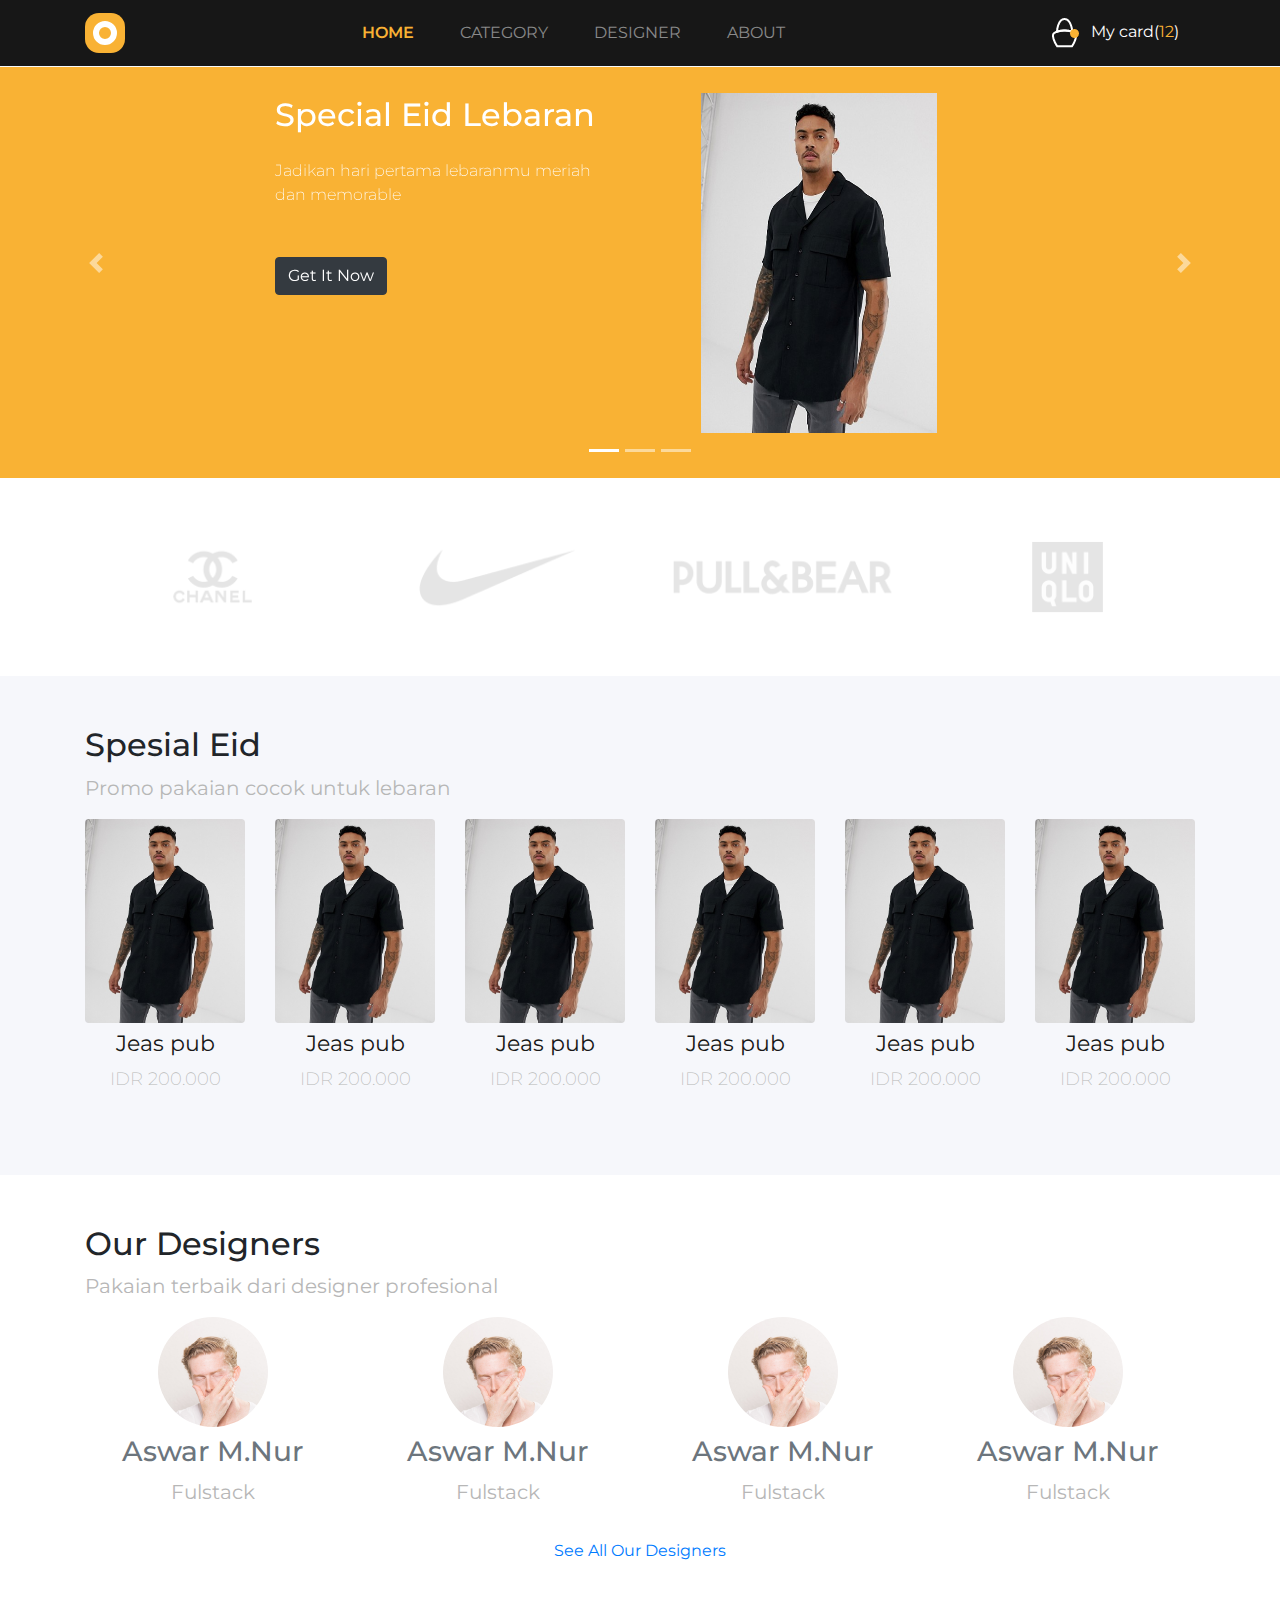
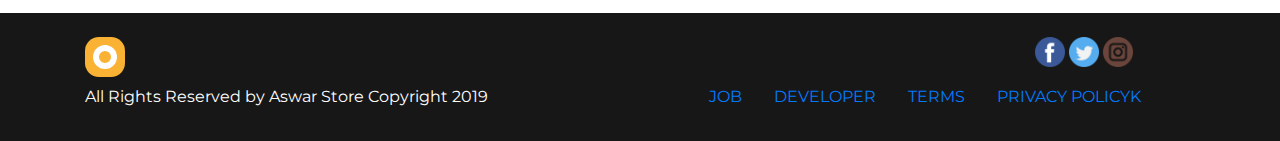
<file: index.html>
<!doctype html>
<html lang="en">

<head>
    <!-- Required meta tags -->
    <meta charset="utf-8">
    <meta name="viewport" content="width=device-width, initial-scale=1, shrink-to-fit=no">

    <!-- Bootstrap CSS -->
    <link rel="stylesheet" href="css/bootstrap.css">
    <!-- Font Awesome -->
    <link rel="stylesheet" href="css/all.css">
    <!-- Google Font -->
    <link href="https://fonts.googleapis.com/css?family=Lora:400,700|Montserrat:200,400,600&display=swap" rel="stylesheet">
    <!-- My CSS -->
    <link rel="stylesheet" href="css/Mystyle.css">

    <title>Hefa Store</title>
</head>

<body>
    <!-- navbar -->
    <nav class="navbar navbar-expand-lg navbar-dark fixed-top border-bottom border-light">
        <div class="container">
            <a class="navbar-brand" href="#">
                <img src="./img/logo_small.png">
            </a>
            <button class="navbar-toggler" type="button" data-toggle="collapse" data-target="#navbarNav" aria-controls="navbarNav" aria-expanded="false" aria-label="Toggle navigation">
				<span class="navbar-toggler-icon"></span>
			</button>
            <div class="collapse navbar-collapse" id="navbarNav">
                <ul class="navbar-nav text-uppercase mx-auto">
                    <li class="nav-item active">
                        <a class="nav-link" href="#">Home</a>
                    </li>
                    <li class="nav-item">
                        <a class="nav-link" href="categori.html">category</a>
                    </li>
                    <li class="nav-item">
                        <a class="nav-link" href="#">designer</a>
                    </li>
                    <li class="nav-item">
                        <a class="nav-link" href="#">about</a>
                    </li>
                </ul>
            </div>
            <a class="nav-link text-white" href="#">
                <img src="./img/icon_smal.png" class="mr-2"> My card(<span>12</span>)
            </a>
        </div>
    </nav>
    <!-- navbar end -->

    <!-- corosel -->
    <div id="carouselExampleIndicators" class="carousel slide mt-5" data-ride="carousel">
        <ol class="carousel-indicators">
            <li data-target="#carouselExampleIndicators" data-slide-to="0" class="active"></li>
            <li data-target="#carouselExampleIndicators" data-slide-to="1"></li>
            <li data-target="#carouselExampleIndicators" data-slide-to="2"></li>
        </ol>
        <div class="container">
            <div class="carousel-inner ">
                <div class="carousel-item active">
                    <div class="row justify-content-center">
                        <div class="col-4 ">
                            <h2 class="mb-4 mt-5">Special Eid Lebaran</h2>
                            <p>Jadikan hari pertama lebaranmu meriah dan memorable
                            </p>
                            <button class="btn btn-dark">Get It Now</button>
                        </div>
                        <div class="pl-3 col-4 d-none d-sm-block  ">
                            <img src="./img/slide/1.jpeg">
                        </div>
                    </div>
                </div>
                <div class="carousel-item">
                    <div class="row justify-content-center">
                        <div class="col-4 ">
                            <h1 class="mb-4 mt-5">Special Eid Lebaran</h1>
                            <p>Jadikan hari pertama lebaranmu meriah dan memorable
                            </p>
                            <button class="btn btn-dark">Get It Now</button>
                        </div>
                        <div class="pl-3 col-4 d-none d-sm-block  ">
                            <img src="./img/slide/2.jpeg">
                        </div>
                    </div>
                </div>
                <div class="carousel-item">
                    <div class="row justify-content-center">
                        <div class="col-4 ">
                            <h1 class="mb-4 mt-5">Special Eid Lebaran</h1>
                            <p>Jadikan hari pertama lebaranmu meriah dan memorable
                            </p>
                            <button class="btn btn-dark">Get It Now</button>
                        </div>
                        <div class="pl-3 col-4 d-none d-sm-block  ">
                            <img src="./img/slide/3.jpeg">
                        </div>
                    </div>
                </div>
            </div>
        </div>
        <a class="carousel-control-prev" href="#carouselExampleIndicators" role="button" data-slide="prev">
            <span class="carousel-control-prev-icon" aria-hidden="true"></span>
            <span class="sr-only">Previous</span>
        </a>
        <a class="carousel-control-next" href="#carouselExampleIndicators" role="button" data-slide="next">
            <span class="carousel-control-next-icon" aria-hidden="true"></span>
            <span class="sr-only">Next</span>
        </a>
    </div>
    <!-- end corosol -->

    <!-- brand -->
    <section class="brand " ">
		<div class="container ">
			<div class="row text-center ">
				<div class="col-md ">
					<img class="img-fluid " src="./img/brands/cc.png ">
				</div>
				<div class="col-md ">
					<img class="img-fluid " src="./img/brands/nike.png ">
				</div>
				<div class="col-md ">
					<img class="img-fluid " src="./img/brands/pnb.png ">
				</div>
				<div class="col-md ">
					<img class="img-fluid " src="./img/brands/uniqlo.png ">
				</div>
			</div>
		</div>
	</section>
	<!-- end brand -->

	<!-- koleksi -->
	<section class="koleksi ">
		<div class="container ">
			<div class="row ">
				<div class="col ">
					<h2>Spesial Eid</h2>
					<p>Promo pakaian cocok untuk lebaran</p>
				</div>
			</div>
			<div class="row ">
				<div class="col-6 col-md-2 ">
					<figure class="figure ">
						<img src="./img/slide/1.jpeg " class="figure-img img-fluid rounded " width="168 " height="180 ">
						<a href="single_file.html ">
							<img src="./img/badge.png ">
						</a>
						<figcaption class="figure-caption text-center ">
							<h3>Jeas pub</h3>
							<p>IDR 200.000</p>
						</figcaption>
					</figure>
				</div>
				<div class="col-6 col-md-2 ">
					<figure class="figure ">
						<img src="./img/slide/1.jpeg " class="figure-img img-fluid rounded " width="168 " height="180 ">
						<a href="single_file.html ">
							<img src="./img/badge.png ">
						</a>
						<figcaption class="figure-caption text-center ">
							<h3>Jeas pub</h3>
							<p>IDR 200.000</p>
						</figcaption>
					</figure>
				</div>
				<div class="col-6 col-md-2 ">
					<figure class="figure ">
						<img src="./img/slide/1.jpeg " class="figure-img img-fluid rounded " width="168 " height="180 ">
						<a href="single_file.html ">
							<img src="./img/badge.png ">
						</a>
						<figcaption class="figure-caption text-center ">
							<h3>Jeas pub</h3>
							<p>IDR 200.000</p>
						</figcaption>
					</figure>
				</div>
				<div class="col-6 col-md-2 ">
					<figure class="figure ">
						<img src="./img/slide/1.jpeg " class="figure-img img-fluid rounded " width="168 " height="180 ">
						<a href="single_file.html ">
							<img src="./img/badge.png ">
						</a>
						<figcaption class="figure-caption text-center ">
							<h3>Jeas pub</h3>
							<p>IDR 200.000</p>
						</figcaption>
					</figure>
				</div>
				<div class="col-6 col-md-2 ">
					<figure class="figure ">
						<img src="./img/slide/1.jpeg " class="figure-img img-fluid rounded " width="168 " height="180 ">
						<a href="single_file.html ">
							<img src="./img/badge.png ">
						</a>
						<figcaption class="figure-caption text-center ">
							<h3>Jeas pub</h3>
							<p>IDR 200.000</p>
						</figcaption>
					</figure>
				</div>
				<div class="col-6 col-md-2 ">
					<figure class="figure ">
						<img src="./img/slide/1.jpeg " class="figure-img img-fluid rounded " width="168 " height="180 ">
						<a href="single_file.html ">
							<img src="./img/badge.png ">
						</a>
						<figcaption class="figure-caption text-center ">
							<h3>Jeas pub</h3>
							<p>IDR 200.000</p>
						</figcaption>
					</figure>
				</div>

			</div>
		</div>
	</section>
	<!-- end koleksi -->

	<!-- designer -->
	<section class="designer ">
		<div class="container ">
			<div class="row ">
				<div class="col ">
					<h2>Our Designers</h2>
					<p>Pakaian terbaik dari designer profesional</p>
				</div>
			</div>
			<div class="row ">
				<div class="col-md-3 text-center ">
					<figure class="figure ">
						<img src="./img/design/ds1.png " class="figure-img img-fluid rounded ">
						<figcaption class="figure-caption text-capitalize ">
							<h3>aswar m.nur</h3>
							<p>fulstack</p>
						</figcaption>
					</figure>
				</div>
				<div class="col-md-3 text-center ">
					<figure class="figure ">
						<img src="./img/design/ds1.png " class="figure-img img-fluid rounded ">
						<figcaption class="figure-caption text-capitalize ">
							<h3>aswar m.nur</h3>
							<p>fulstack</p>
						</figcaption>
					</figure>
				</div>
				<div class="col-md-3 text-center ">
					<figure class="figure ">
						<img src="./img/design/ds1.png " class="figure-img img-fluid rounded ">
						<figcaption class="figure-caption text-capitalize ">
							<h3>aswar m.nur</h3>
							<p>fulstack</p>
						</figcaption>
					</figure>
				</div>
				<div class="col-md-3 text-center ">
					<figure class="figure ">
						<img src="./img/design/ds1.png " class="figure-img img-fluid rounded ">
						<figcaption class="figure-caption text-capitalize ">
							<h3>aswar m.nur</h3>
							<p>fulstack</p>
						</figcaption>
					</figure>
				</div>
			</div>
			<div class="row ">
				<div class="col text-center text-capitalize ">
					<a href=" ">See All Our Designers</a>
				</div>
			</div>
		</div>
	</section>
	<!-- end designer -->

	<!-- footer -->
		<footer class="p-3 ">
			<div class="container ">
				<div class="row mt-2 ">
					<div class="col-1 ">
						<img src="./img/logo_small.png ">
					</div>
					<div class="col-2 offset-9 ">
						<a href=" ">
							<img src="./img/sosmed/fb.png ">
						</a>
						<a href=" ">
							<img src="./img/sosmed/tw.png ">
						</a>
						<a href=" ">
							<img src="./img/sosmed/ig.png ">
						</a>
					</div>
				</div>	
				<div class="row justify-content-between ">
					<div class="col-5 ">
					<p class=" mt-2 ">All Rights Reserved by Aswar Store Copyright 2019</p>
				</div>
				<div class="col-6 text-uppercase ">
					<nav class="nav justify-content-center ">
						<a class="nav-link " href="# ">job</a>
						<a class="nav-link " href="# ">developer</a>
						<a class="nav-link " href="# ">TERMS</a>
						<a class="nav-link " href="# ">PRIVACY POLICYK</a>
					</nav>
				</div>
			</div>
		</div>
		</footer>
	<!-- end footer -->

	<!-- Optional JavaScript -->
	<!-- jQuery first, then Popper.js, then Bootstrap JS -->
	<script src="js/jquery-3.4.1.min.js "></script>
	<script src="https://cdnjs.cloudflare.com/ajax/libs/popper.js/1.14.3/umd/popper.min.js "
		integrity="sha384-ZMP7rVo3mIykV+2+9J3UJ46jBk0WLaUAdn689aCwoqbBJiSnjAK/l8WvCWPIPm49 " crossorigin="anonymous ">
	</script>
	<script src="js/bootstrap.js "></script>
	<script src="js/all.js "></script>
</body>

</html>
</file>
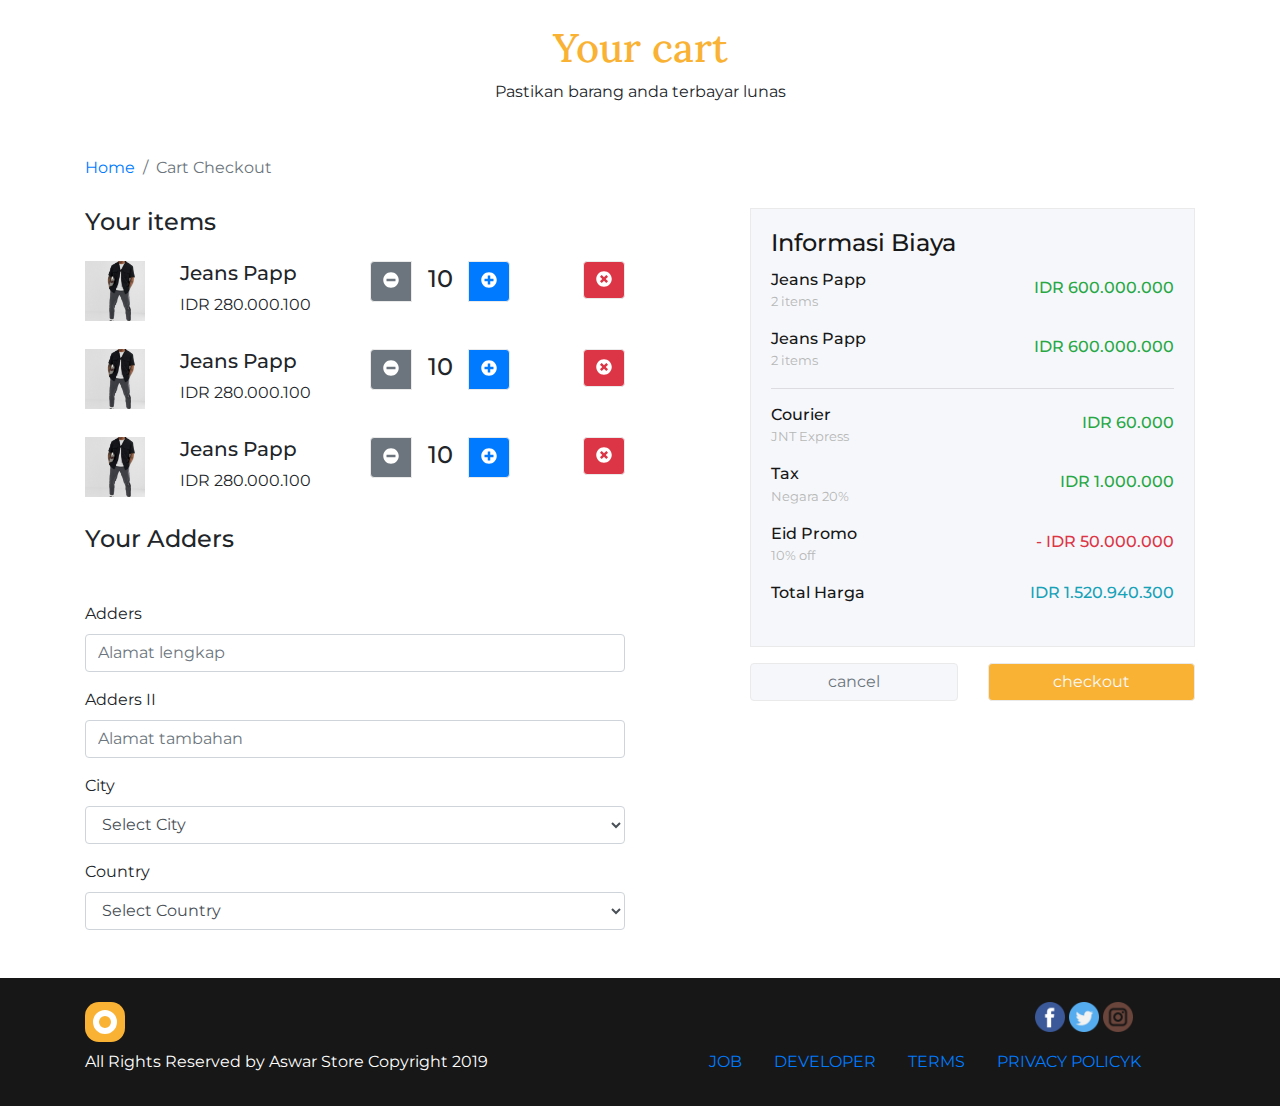
<file: card.html>
<!doctype html>
<html lang="en">

<head>
    <!-- Required meta tags -->
    <meta charset="utf-8">
    <meta name="viewport" content="width=device-width, initial-scale=1, shrink-to-fit=no">

    <!-- Bootstrap CSS -->
    <link rel="stylesheet" href="css/bootstrap.css">
    <!-- Font Awesome -->
    <link rel="stylesheet" href="css/all.css">
    <!-- Google Font -->
    <link href="https://fonts.googleapis.com/css?family=Lora:400,700|Montserrat:200,400,600&display=swap" rel="stylesheet">
    <!-- My CSS -->
    <link rel="stylesheet" href="css/card.css">

    <title>Hefa Store</title>
</head>

<body>
    <div class="container cart-header">
        <div class="row my-4 text-center">
            <div class="col">
                <h1>Your cart</h1>
                <p>Pastikan barang anda terbayar lunas</p>
            </div>
        </div>
    </div>


    <!-- breadcrumb -->
    <div class="container">
        <ol class="breadcrumb pl-0 bg-transparent">
            <li class="breadcrumb-item"><a href="#">Home</a></li>
            <li class="breadcrumb-item active" aria-current="page">Cart Checkout </li>
        </ol>
    </div>
    <!-- end breadcrumb -->

    <!-- Checkout -->
    <section class="Checkout">
        <div class="container">
            <div class="row justify-content-between">
                <div class="col-lg-6">
                    <h4 class="mb-4">Your items</h4>
                    <div class="row mb-3">
                        <div class="col-2">
                            <img src="./img/card/card.png" alt="">
                        </div>
                        <div class="col-4">
                            <h5>Jeans Papp</h5>
                            <p>IDR 280.000.100</p>
                        </div>
                        <div class="col-4">
                            <div class="btn-group ">
                                <button class="btn btn-secondary"> <i class="fas fa-minus-circle"
                                        aria-hidden="true"></i></button>
                                <h4 class="mx-3 pt-1"> 10 </h4>
                                <button class="btn btn-primary"> <i class="fas fa-plus-circle"
                                        aria-hidden="true"></i></button>
                            </div>
                        </div>
                        <div class="col-2 text-right">
                            <button class="btn btn-danger "> <i class="fas fa-times-circle"
                                    aria-hidden="true"></i></button>
                        </div>
                    </div>
                    <div class="row mb-3">
                        <div class="col-2">
                            <img src="./img/card/card.png" alt="">
                        </div>
                        <div class="col-4">
                            <h5>Jeans Papp</h5>
                            <p>IDR 280.000.100</p>
                        </div>
                        <div class="col-4">
                            <div class="btn-group ">
                                <button class="btn btn-secondary"> <i class="fas fa-minus-circle"
                                        aria-hidden="true"></i></button>
                                <h4 class="mx-3 pt-1"> 10 </h4>
                                <button class="btn btn-primary"> <i class="fas fa-plus-circle"
                                        aria-hidden="true"></i></button>
                            </div>
                        </div>
                        <div class="col-2 text-right">
                            <button class="btn btn-danger "> <i class="fas fa-times-circle"
                                    aria-hidden="true"></i></button>
                        </div>
                    </div>
                    <div class="row mb-3">
                        <div class="col-2">
                            <img src="./img/card/card.png" alt="">
                        </div>
                        <div class="col-4">
                            <h5>Jeans Papp</h5>
                            <p>IDR 280.000.100</p>
                        </div>
                        <div class="col-4">
                            <div class="btn-group ">
                                <button class="btn btn-secondary"> <i class="fas fa-minus-circle"
                                        aria-hidden="true"></i></button>
                                <h4 class="mx-3 pt-1"> 10 </h4>
                                <button class="btn btn-primary"> <i class="fas fa-plus-circle"
                                        aria-hidden="true"></i></button>
                            </div>
                        </div>
                        <div class="col-2 text-right">
                            <button class="btn btn-danger "> <i class="fas fa-times-circle"
                                    aria-hidden="true"></i></button>
                        </div>
                    </div>
                    <h4>Your Adders</h4>
                    <form action="" class="my-5">
                        <div class="form-group">
                            <label for="Adders">Adders</label>
                            <input type="text" name="" id="Adders" class="form-control" placeholder="Alamat lengkap" aria-describedby="helpId">
                        </div>
                        <div class="form-group">
                            <label for="Adders2">Adders II</label>
                            <input type="text" name="" id="Adders2" class="form-control" placeholder="Alamat tambahan" aria-describedby="helpId">
                        </div>
                        <div class="form-group">
                            <label for="City">City</label>
                            <select class="form-control" name="" id="City">
                                <option selected>Select City</option>
                                <option value="1">Makassar</option>
                                <option value="2">yogyakarta</option>
                                <option value="3">jakarta</option>
                            </select>
                        </div>
                        <div class="form-group">
                            <label for="country">Country</label>
                            <select class="form-control" name="" id="country">
                                <option selected>Select Country</option>
                                <option value="1">indonesia</option>
                                <option value="2">palestina</option>
                                <option value="3">pakistan</option>
                            </select>
                        </div>
                    </form>
                </div>
                <div class="col-lg-5">
                    <div class="card rounded-0 checkout-detail">
                        <div class="card-body">
                            <h4 class="card-title">Informasi Biaya</h4>
                            <div class="row mb-3">
                                <div class="col">
                                    <h6 class="m-0">Jeans Papp</h6>
                                    <small style="color:#B7B7B7;">2 items</small>
                                </div>
                                <div class="col d-flex justify-content-end">
                                    <h6 class="align-self-center text-success">IDR 600.000.000</h6>
                                </div>
                            </div>
                            <div class="row mb-3">
                                <div class="col">
                                    <h6 class="m-0">Jeans Papp</h6>
                                    <small style="color:#B7B7B7;">2 items</small>
                                </div>
                                <div class="col d-flex justify-content-end">
                                    <h6 class="align-self-center text-success">IDR 600.000.000</h6>
                                </div>
                            </div>
                            <hr>
                            <div class="row mb-3">
                                <div class="col">
                                    <h6 class="m-0">Courier</h6>
                                    <small style="color:#B7B7B7;">JNT Express</small>
                                </div>
                                <div class="col d-flex justify-content-end">
                                    <h6 class="align-self-center text-success">IDR 60.000</h6>
                                </div>
                            </div>
                            <div class="row mb-3">
                                <div class="col">
                                    <h6 class="m-0">Tax</h6>
                                    <small style="color:#B7B7B7;">Negara 20%</small>
                                </div>
                                <div class="col d-flex justify-content-end">
                                    <h6 class="align-self-center text-success">IDR 1.000.000</h6>
                                </div>
                            </div>
                            <div class="row mb-3">
                                <div class="col">
                                    <h6 class="m-0">Eid Promo</h6>
                                    <small style="color:#B7B7B7;">10% off</small>
                                </div>
                                <div class="col d-flex justify-content-end">
                                    <h6 class="align-self-center text-danger">- IDR 50.000.000</h6>
                                </div>
                            </div>
                            <div class="row mb-3">
                                <div class="col">
                                    <h6>Total Harga</h6>
                                </div>
                                <div class="col d-flex justify-content-end">
                                    <h6 class="text-info">IDR 1.520.940.300</h6>
                                </div>
                            </div>
                        </div>
                    </div>
                    <div class="row mt-3">
                        <div class="col">
                            <button type="button" class="btn btn-block btn-secondary text-secondary" style="background: #F6F7FB;">cancel</button>
                        </div>
                        <div class="col">
                            <button type="button" class="btn btn-block btn-secondary text-light" style="background:#F9B234" data-toggle="modal" data-target="#checkout"> checkout</button>
                        </div>
                    </div>
                </div>
            </div>
        </div>
    </section>
    <!-- end Checkout -->

    <!-- Modal -->
    <div class="modal fade" id="checkout" tabindex="-1" role="dialog" aria-labelledby="modelTitleId" aria-hidden="true">
        <div class="modal-dialog" role="document">
            <button type="button" class="close" data-dismiss="modal" aria-label="Close">
                    <span aria-hidden="true">&times;</span>
            </button>
            <div class="modal-content">
                <div class="modal-body text-center">
                    <img src="./img/ic_sukses_checkout.png" class="m-5">
                    <h3>Checkout Berhasil</h3>
                    <p>Anda akan mendapatkan barang anda dalam beberapa harı</p>
                    <a href="index.html" class="btn btn-secondary text-secondary m-3" style="background: #F6F7FB;">HOME</a>
                </div>
            </div>
        </div>
    </div>


    <!-- footer -->
    <footer class="p-3">
        <div class="container">
            <div class="row mt-2">
                <div class="col-1 ">
                    <img src="./img/logo_small.png">
                </div>
                <div class="col-2 offset-9">
                    <a href="">
                        <img src="./img/sosmed/fb.png">
                    </a>
                    <a href="">
                        <img src="./img/sosmed/tw.png">
                    </a>
                    <a href="">
                        <img src="./img/sosmed/ig.png">
                    </a>
                </div>
            </div>
            <div class="row justify-content-between ">
                <div class="col-5">
                    <p class=" mt-2">All Rights Reserved by Aswar Store Copyright 2019</p>
                </div>
                <div class="col-6  text-uppercase">
                    <nav class="nav justify-content-center ">
                        <a class="nav-link" href="#">job</a>
                        <a class="nav-link" href="#">developer</a>
                        <a class="nav-link" href="#">TERMS</a>
                        <a class="nav-link" href="#">PRIVACY POLICYK</a>
                    </nav>
                </div>
            </div>
        </div>
    </footer>
    <!-- end footer -->

    <!-- Optional JavaScript -->
    <!-- jQuery first, then Popper.js, then Bootstrap JS -->
    <script src="js/jquery-3.4.1.min.js"></script>
    <script src="https://cdnjs.cloudflare.com/ajax/libs/popper.js/1.14.3/umd/popper.min.js" integrity="sha384-ZMP7rVo3mIykV+2+9J3UJ46jBk0WLaUAdn689aCwoqbBJiSnjAK/l8WvCWPIPm49" crossorigin="anonymous">
    </script>
    <script src="js/bootstrap.js"></script>
    <script src="js/all.js"></script>
</body>

</html>
</file>
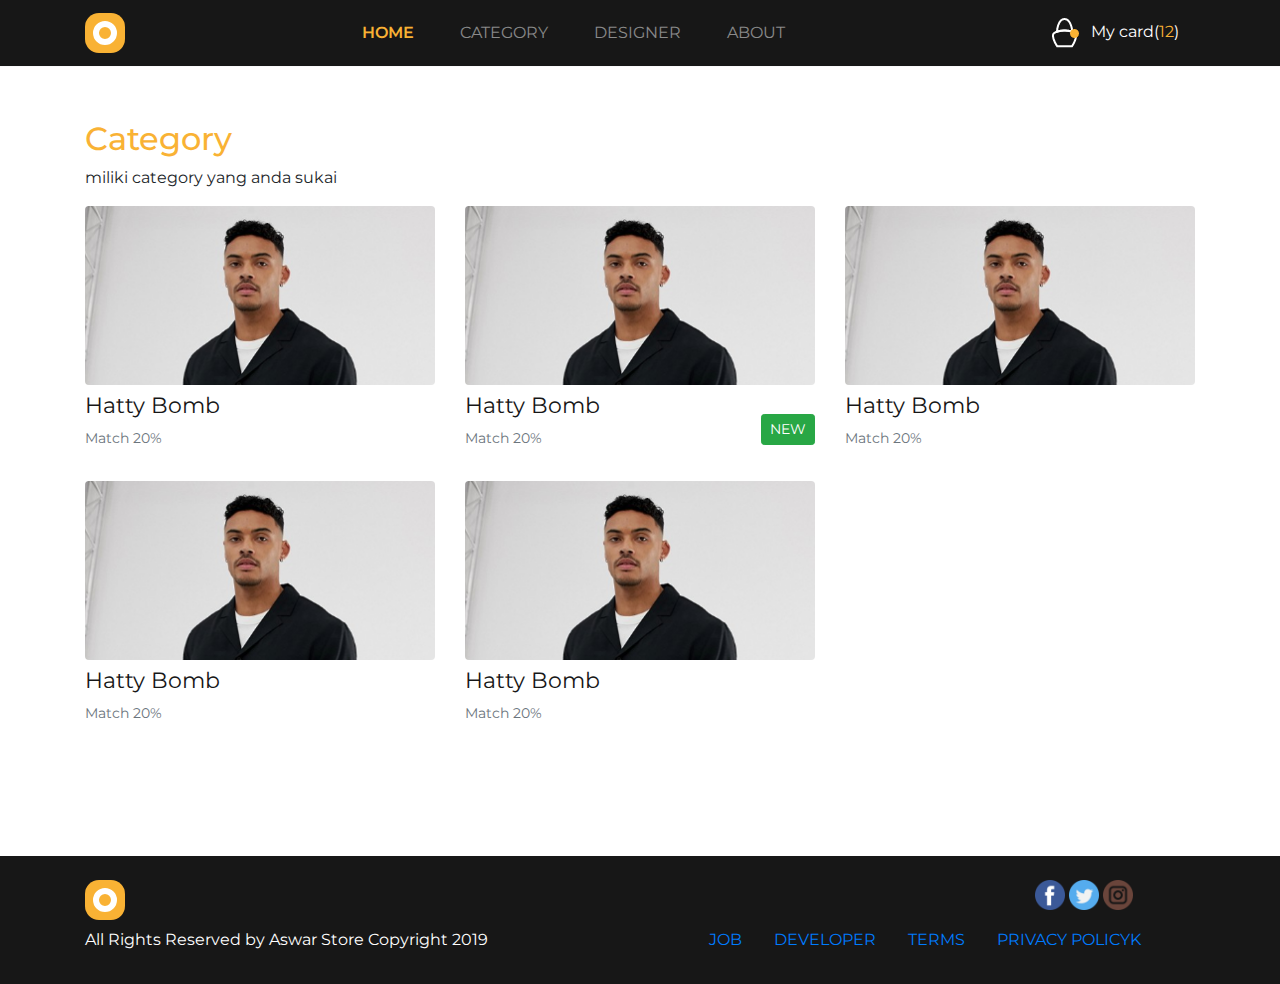
<file: categori.html>
<!doctype html>
<html lang="en">

<head>
    <!-- Required meta tags -->
    <meta charset="utf-8">
    <meta name="viewport" content="width=device-width, initial-scale=1, shrink-to-fit=no">

    <!-- Bootstrap CSS -->
    <link rel="stylesheet" href="css/bootstrap.css">
    <!-- Font Awesome -->
    <link rel="stylesheet" href="css/all.css">
    <!-- Google Font -->
    <link href="https://fonts.googleapis.com/css?family=Lora:400,700|Montserrat:200,400,600&display=swap" rel="stylesheet">
    <!-- My CSS -->
    <link rel="stylesheet" href="css/category.css">

    <title>Hefa Store</title>
</head>

<body>
    <!-- navbar -->
    <nav class="navbar navbar-expand-lg navbar-dark border-bottom border-light fixed-top">
        <div class="container">
            <a class="navbar-brand" href="#">
                <img src="./img/logo_small.png">
            </a>
            <button class="navbar-toggler" type="button" data-toggle="collapse" data-target="#navbarNav" aria-controls="navbarNav" aria-expanded="false" aria-label="Toggle navigation">
				<span class="navbar-toggler-icon"></span>
			</button>
            <div class="collapse navbar-collapse" id="navbarNav">
                <ul class="navbar-nav text-uppercase mx-auto">
                    <li class="nav-item active">
                        <a class="nav-link" href="index.html">Home</a>
                    </li>
                    <li class="nav-item">
                        <a class="nav-link" href="#">category</a>
                    </li>
                    <li class="nav-item">
                        <a class="nav-link" href="#">designer</a>
                    </li>
                    <li class="nav-item">
                        <a class="nav-link" href="#">about</a>
                    </li>
                </ul>
            </div>
            <a class="nav-link text-white" href="#">
                <img src="./img/icon_smal.png" class="mr-2"> My card(<span>12</span>)
            </a>
        </div>
    </nav>
    <!-- navbar end -->

    <!-- category -->
    <section class="category ">
        <div class="container ">
            <div class="row ">
                <div class="col ">
                    <h2>Category</h2>
                    <p>miliki category yang anda sukai</p>
                </div>
            </div>
            <div class="row ">
                <div class="col-md-4 col-sm-6">
                    <figure class="figure ">
                        <img src="./img/smiliar/smliar2.png " class="figure-img img-fluid rounded ">
                        <figcaption class="figure-caption text-capitalize ">
                            <div class="row ">
                                <div class="col ">
                                    <h4>Hatty Bomb</h4>
                                    <p>Match 20%</p>
                                </div>
                            </div>
                        </figcaption>
                    </figure>
                </div>
                <div class="col-md-4 col-sm-6">
                    <figure class="figure ">
                        <img src="./img/smiliar/smliar2.png " class="figure-img img-fluid rounded ">
                        <figcaption class="figure-caption text-capitalize ">
                            <div class="row ">
                                <div class="col ">
                                    <h4>Hatty Bomb</h4>
                                    <p>Match 20%</p>
                                </div>
                                <div class="col justify-content-end d-flex align-items-center ">
                                    <a href="#" class="btn btn-success btn-sm">NEW</a>
                                </div>
                            </div>
                        </figcaption>
                    </figure>
                </div>
                <div class="col-md-4 col-sm-6">
                    <figure class="figure ">
                        <img src="./img/smiliar/smliar2.png " class="figure-img img-fluid rounded ">
                        <figcaption class="figure-caption text-capitalize ">
                            <div class="row ">
                                <div class="col ">
                                    <h4>Hatty Bomb</h4>
                                    <p>Match 20%</p>
                                </div>
                            </div>
                        </figcaption>
                    </figure>
                </div>
                <div class="col-md-4 col-sm-6">
                    <figure class="figure ">
                        <img src="./img/smiliar/smliar2.png " class="figure-img img-fluid rounded ">
                        <figcaption class="figure-caption text-capitalize ">
                            <div class="row ">
                                <div class="col ">
                                    <h4>Hatty Bomb</h4>
                                    <p>Match 20%</p>
                                </div>
                            </div>
                        </figcaption>
                    </figure>
                </div>
                <div class="col-md-4 col-sm-6">
                    <figure class="figure ">
                        <img src="./img/smiliar/smliar2.png " class="figure-img img-fluid rounded ">
                        <figcaption class="figure-caption text-capitalize ">
                            <div class="row ">
                                <div class="col ">
                                    <h4>Hatty Bomb</h4>
                                    <p>Match 20%</p>
                                </div>
                            </div>
                        </figcaption>
                    </figure>
                </div>

            </div>
        </div>

    </section>
    <!-- end category -->

    <!-- footer -->
    <footer class="p-3 ">
        <div class="container ">
            <div class="row mt-2 ">
                <div class="col-1 ">
                    <img src="./img/logo_small.png ">
                </div>
                <div class="col-2 offset-9 ">
                    <a href=" ">
                        <img src="./img/sosmed/fb.png ">
                    </a>
                    <a href=" ">
                        <img src="./img/sosmed/tw.png ">
                    </a>
                    <a href=" ">
                        <img src="./img/sosmed/ig.png ">
                    </a>
                </div>
            </div>
            <div class="row justify-content-between ">
                <div class="col-5 ">
                    <p class=" mt-2 ">All Rights Reserved by Aswar Store Copyright 2019</p>
                </div>
                <div class="col-6 text-uppercase ">
                    <nav class="nav justify-content-center text-right">
                        <a class="nav-link text-right" href="# ">job</a>
                        <a class="nav-link " href="# ">developer</a>
                        <a class="nav-link " href="# ">TERMS</a>
                        <a class="nav-link " href="# ">PRIVACY POLICYK</a>
                    </nav>
                </div>
            </div>
        </div>
    </footer>
    <!-- end footer -->

    <!-- Optional JavaScript -->
    <!-- jQuery first, then Popper.js, then Bootstrap JS -->
    <script src="js/jquery-3.4.1.min.js "></script>
    <script src="https://cdnjs.cloudflare.com/ajax/libs/popper.js/1.14.3/umd/popper.min.js " integrity="sha384-ZMP7rVo3mIykV+2+9J3UJ46jBk0WLaUAdn689aCwoqbBJiSnjAK/l8WvCWPIPm49 " crossorigin="anonymous ">
    </script>
    <script src="js/bootstrap.js "></script>
    <script src="js/all.js "></script>
</body>

</html>
</file>
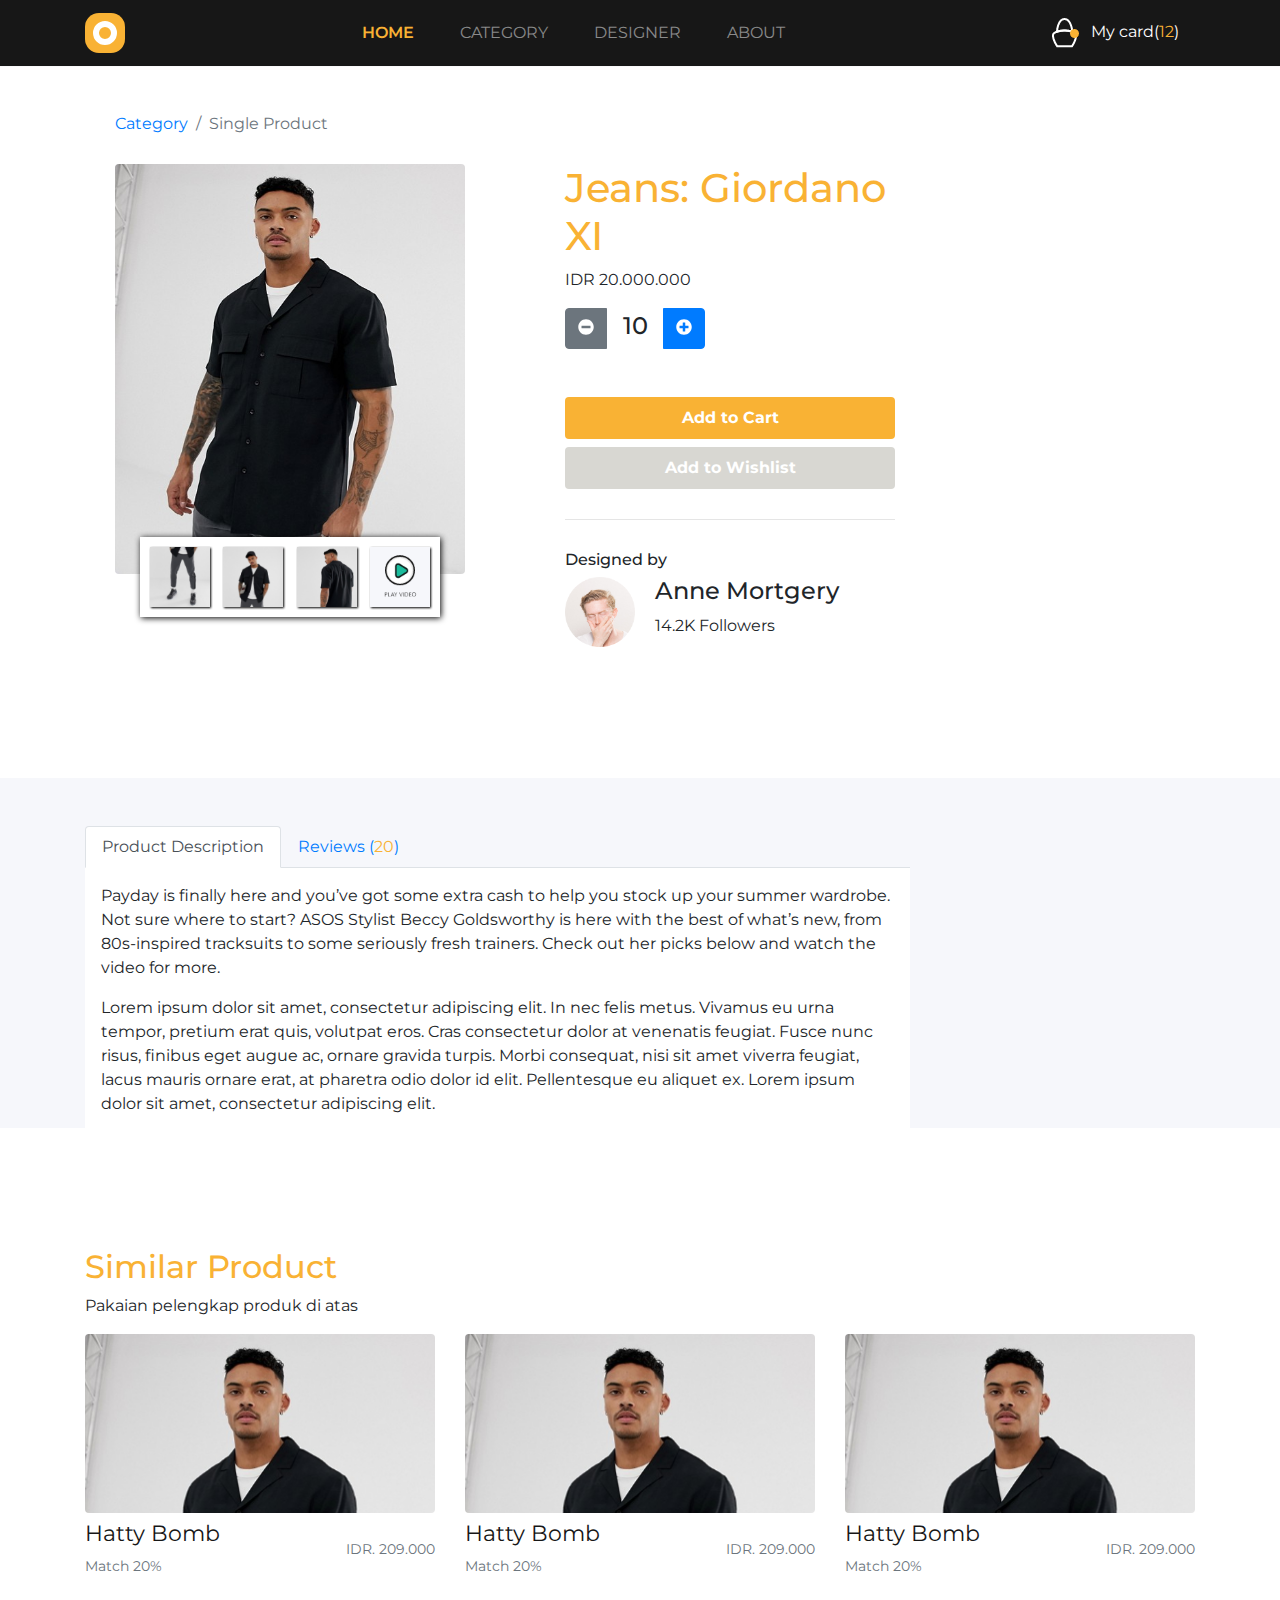
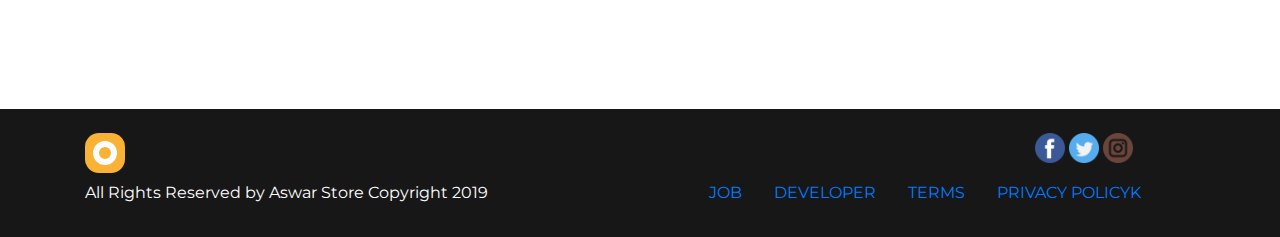
<file: single_file.html>
<!doctype html>
<html lang="en">

<head>
    <!-- Required meta tags -->
    <meta charset="utf-8">
    <meta name="viewport" content="width=device-width, initial-scale=1, shrink-to-fit=no">

    <!-- Bootstrap CSS -->
    <link rel="stylesheet" href="css/bootstrap.css">
    <!-- Font Awesome -->
    <link rel="stylesheet" href="css/all.css">
    <!-- Google Font -->
    <link href="https://fonts.googleapis.com/css?family=Lora:400,700|Montserrat:200,400,600&display=swap" rel="stylesheet">
    <!-- My CSS -->
    <link rel="stylesheet" href="css/single_file.css">

    <title>Hefa Store</title>
</head>

<body>
    <!-- navbar -->
    <nav class="navbar navbar-expand-lg navbar-dark border-bottom border-light fixed-top">
        <div class="container">
            <a class="navbar-brand" href="#">
                <img src="./img/logo_small.png">
            </a>
            <button class="navbar-toggler" type="button" data-toggle="collapse" data-target="#navbarNav" aria-controls="navbarNav" aria-expanded="false" aria-label="Toggle navigation">
				<span class="navbar-toggler-icon"></span>
			</button>
            <div class="collapse navbar-collapse" id="navbarNav">
                <ul class="navbar-nav text-uppercase mx-auto">
                    <li class="nav-item active">
                        <a class="nav-link" href="index.html">Home</a>
                    </li>
                    <li class="nav-item">
                        <a class="nav-link" href="#">category</a>
                    </li>
                    <li class="nav-item">
                        <a class="nav-link" href="#">designer</a>
                    </li>
                    <li class="nav-item">
                        <a class="nav-link" href="#">about</a>
                    </li>
                </ul>
            </div>
            <a class="nav-link text-white" href="#">
                <img src="./img/icon_smal.png" class="mr-2"> My card(<span>12</span>)
            </a>
        </div>
    </nav>
    <!-- navbar end -->

    <!-- single produk -->
    <section class="single_produk">
        <div class="container">
            <div class="row">
                <div class="col">
                    <ol class="breadcrumb pl-0 bg-transparent">
                        <li class="breadcrumb-item"><a href="#">Category</a></li>
                        <li class="breadcrumb-item active" aria-current="page">Single Product</li>
                    </ol>
                </div>
            </div>
            <div class="row">
                <div class="col-lg-5">
                    <figure class="figure">
                        <img class="figure-img img-fluid rounded" src="./img/slide/1.jpeg" style=" width:350px; height:410px">
                        <figcaption class="figure-caption item-sigle">
                            <a href="">
                                <img src="./img/single produk/1.png">
                            </a>
                            <a href="">
                                <img src="./img/single produk/2.png">
                            </a>
                            <a href="">
                                <img src="./img/single produk/3.png">
                            </a>
                            <a href="">
                                <img src="./img/single produk/vidio.png">
                            </a>
                        </figcaption>
                    </figure>
                </div>
                <div class="col-lg-4">
                    <h1>Jeans: Giordano XI</h1>
                    <p>IDR 20.000.000</p>
                    <div class="btn-group ">
                        <button class="btn btn-secondary"> <i class="fas fa-minus-circle"
								aria-hidden="true"></i></button>
                        <h4 class="mx-3 pt-1"> 10 </h4>
                        <button class="btn btn-primary"> <i class="fas fa-plus-circle" aria-hidden="true"></i></button>
                    </div>
                    <div class="add mt-5" ">
						<button class=" btn btn-block p-2 " style="background-color: #F9B234; ">Add to Cart</button>
						<button class="btn btn-block p-2 " style="background-color:#D8D7D2; ">Add to Wishlist</button>
					</div>
					<hr>
					<h6>Designed by</h4>
						<div class="row justify-content-between ">
							<div class="col-2 ">
								<img src="./img/design/ds1.png " style="width:70px; height: 70px; ">
							</div>
							<div class="col-9 ">
								<h4>Anne Mortgery</h4>
								<p>14.2K <span>Followers</span> </p>
							</div>
						</div>
				</div>
			</div>
		</div>
	</section>
	<!-- end single produk -->

	<!-- Product Description -->
	<section class="product-description pt-5 ">
		<div class="container ">
			<div class="row ">
				<div class="col-9 ">
					<ul class="nav nav-tabs " id="myTab " role="tablist ">
						<li class=" mr-0 nav-item ">
							<a class="nav-link active " id="Description-tab " data-toggle="tab " href="#Description "
								role="tab " aria-controls="Description " aria-selected="true ">Product Description</a>
						</li>
						<li class="nav-item ">
							<a class="nav-link " id="Reviews-tab " data-toggle="tab " href="#Reviews " role="tab "
								aria-controls="Reviews " aria-selected="false ">Reviews (<span>20</span>) </a>
						</li>
					</ul>
					<div class="tab-content bg-white p-3 " id="myTabContent ">
						<div class="tab-pane fade show active " id="Description " role="tabpanel "
							aria-labelledby="Description-tab ">
							<p>Payday is finally here and you’ve got some extra cash to help you stock up your summer
								wardrobe. Not sure where to start? ASOS Stylist Beccy Goldsworthy is here with the best
								of what’s
								new, from 80s-inspired tracksuits to some seriously fresh trainers. Check out her picks
								below
								and watch the video for more.
							</p>
							<p>Lorem ipsum dolor sit amet, consectetur adipiscing elit. In nec felis metus. Vivamus eu
								urna
								tempor, pretium erat quis, volutpat eros. Cras consectetur dolor at venenatis feugiat.
								Fusce
								nunc risus, finibus eget augue ac, ornare gravida turpis. Morbi consequat, nisi sit amet
								viverra
								feugiat, lacus mauris ornare erat, at pharetra odio dolor id elit. Pellentesque eu
								aliquet ex.
								Lorem ipsum dolor sit amet, consectetur adipiscing elit.</p>
						</div>
						<div class="tab-pane fade " id="Reviews " role="tabpanel " aria-labelledby="Reviews-tab ">
							<div class="row p-2 ">
								<div class="d-none d-md-block col-sm-2 ">
									<img class="img-fluid " src="./img/design/ds1.png "
										style="width:70px; height: 70px; ">
								</div>
								<div class="col ">
									<h2>Anne Mortgery</h2>
									<p>Produknya bags dan banana juga rapih cocok untuk kulit</p>
								</div>
							</div>
							<div class="row p-2 ">
								<div class="d-none d-md-block col-sm-2 ">
									<img class="img-fluid " src="./img/design/ds1.png "
										style="width:70px; height: 70px; ">
								</div>
								<div class="col ">
									<h2>Anne Mortgery</h2>
									<p>Produknya bags dan banana juga rapih cocok untuk kulit</p>
								</div>
							</div>
							<div class="row p-2 ">
								<div class="d-none d-md-block col-sm-2 ">
									<img class="img-fluid " src="./img/design/ds1.png "
										style="width:70px; height: 70px; ">
								</div>
								<div class="col ">
									<h2>Anne Mortgery</h2>
									<p>Produknya bags dan banana juga rapih cocok untuk kulit</p>
								</div>
							</div>
							<div class="row p-2 ">
								<div class="d-none d-md-block col-sm-2 ">
									<img class="img-fluid " src="./img/design/ds1.png "
										style="width:70px; height: 70px; ">
								</div>
								<div class="col ">
									<h2>Anne Mortgery</h2>
									<p>Produknya bags dan banana juga rapih cocok untuk kulit</p>
								</div>
							</div>
						</div>
					</div>
				</div>
			</div>
		</div>
	</section>
	<!-- end Product Description -->

	<!-- Similar Product -->
	<section class="Similar_product ">
		<div class="container ">
			<div class="row ">
				<div class="col ">
					<h2>Similar Product</h2>
					<p>Pakaian pelengkap produk di atas</p>
				</div>
			</div>
			<div class="row ">
				<div class="col-md-4 ">
					<figure class="figure ">
						<img src="./img/smiliar/smliar2.png " class="figure-img img-fluid rounded ">
						<figcaption class="figure-caption text-capitalize ">
							<div class="row ">
								<div class="col ">
									<h4>Hatty Bomb</h4>
									<p>Match 20%</p>
								</div>
								<div class="col justify-content-end d-flex align-items-center ">
									<p>IDR. 209.000</p>
								</div>
							</div>
						</figcaption>
					</figure>
				</div>
				<div class="col-md-4 ">
					<figure class="figure ">
						<img src="./img/smiliar/smliar2.png " class="figure-img img-fluid rounded ">
						<figcaption class="figure-caption text-capitalize ">
							<div class="row ">
								<div class="col ">
									<h4>Hatty Bomb</h4>
									<p>Match 20%</p>
								</div>
								<div class="col justify-content-end d-flex align-items-center ">
									<p>IDR. 209.000</p>
								</div>
							</div>
						</figcaption>
					</figure>
				</div>
				<div class="col-md-4 ">
					<figure class="figure ">
						<img src="./img/smiliar/smliar2.png " class="figure-img img-fluid rounded ">
						<figcaption class="figure-caption text-capitalize ">
							<div class="row ">
								<div class="col ">
									<h4>Hatty Bomb</h4>
									<p>Match 20%</p>
								</div>
								<div class="col justify-content-end d-flex align-items-center ">
									<p>IDR. 209.000</p>
								</div>
							</div>
						</figcaption>
					</figure>
				</div>

			</div>
		</div>
	</section>
	<!-- end Similar Product -->

	<!-- footer -->
	<footer class="p-3 ">
		<div class="container ">
			<div class="row mt-2 ">
				<div class="col-1 ">
					<img src="./img/logo_small.png ">
				</div>
				<div class="col-2 offset-9 ">
					<a href=" ">
						<img src="./img/sosmed/fb.png ">
					</a>
					<a href=" ">
						<img src="./img/sosmed/tw.png ">
					</a>
					<a href=" ">
						<img src="./img/sosmed/ig.png ">
					</a>
				</div>
			</div>
			<div class="row justify-content-between ">
				<div class="col-5 ">
					<p class=" mt-2 ">All Rights Reserved by Aswar Store Copyright 2019</p>
				</div>
				<div class="col-6 text-uppercase ">
					<nav class="nav justify-content-center ">
						<a class="nav-link " href="# ">job</a>
						<a class="nav-link " href="# ">developer</a>
						<a class="nav-link " href="# ">TERMS</a>
						<a class="nav-link " href="# ">PRIVACY POLICYK</a>
					</nav>
				</div>
			</div>
		</div>
	</footer>
	<!-- end footer -->

	<!-- Optional JavaScript -->
	<!-- jQuery first, then Popper.js, then Bootstrap JS -->
	<script src="js/jquery-3.4.1.min.js "></script>
	<script src="https://cdnjs.cloudflare.com/ajax/libs/popper.js/1.14.3/umd/popper.min.js "
		integrity="sha384-ZMP7rVo3mIykV+2+9J3UJ46jBk0WLaUAdn689aCwoqbBJiSnjAK/l8WvCWPIPm49 " crossorigin="anonymous ">
	</script>
	<script src="js/bootstrap.js "></script>
	<script src="js/all.js "></script>
</body>

</html>
</file>
<file: css/Mystyle.css>
* {
    border: 0;
    padding: 0;
    margin: 0;
}

body {
    font-family: 'Montserrat';
}


/* navbar */

.navbar {
    background-color: #171717;
}

.nav-item {
    margin-right: 30px;
}

.nav-item.active a {
    font-weight: 600;
    color: #F9B234 !important;
}

.nav-link span {
    color: #F9B234 !important;
}


/* end navbar */


/* carousel */

.carousel {
    background-color: #F9B234;
    color: white;
}

.carousel p {
    font-family: 'Montserrat';
    font-weight: 200;
    margin: 25px 0 50px;
}

.carousel h1 {
    font-family: 'lora';
    margin-top: 65px;
    font-size: 48px;
}

.carousel-inner .carousel-item img {
    background-repeat: no-repeat;
    width: 236px;
    height: 340px;
    margin: 45px;
}


/* end carousel */


/* brand */

.brand {
    margin: 60px auto;
}


/* end brand */


/* koleksi */

.koleksi {
    background-color: #F6F7FB;
    padding: 50px 0 50px;
}

.koleksi h1,
.designer h1 {
    font-size: 28px;
    font-family: 'lora';
    color: #F9B234;
    font-weight: bold;
}

.koleksi p,
.designer p {
    font-family: 'Montserrat';
    font-size: 20px;
    color: #B7B7B7;
}

.koleksi .figure h3 {
    font-family: 'Montserrat';
    font-weight: 400;
    font-size: 22px;
    color: #171717;
}

.koleksi .figure p {
    font-family: 'Montserrat';
    font-weight: 200;
    font-size: 18px;
    color: #B7B7B7;
}

.figure {
    position: relative;
}

.figure a {
    position: absolute;
    display: flex;
    justify-content: center;
    align-items: center;
    left: 0;
    right: 0;
    top: 0;
    bottom: 85px;
    background-color: rgba(0, 0, 0, 0.5);
    opacity: 0;
    transition: opacity 0.5s;
}

.figure a:hover,
.figure:hover p {
    opacity: 1;
    color: #F9B234;
}


/* end koleksi */


/* designer */

.designer {
    padding: 50px 0 50px;
}


/* end designer */


/* footer */

footer {
    background-color: #171717;
    font-weight: 21px;
    color: white;
}


/* end footer */
</file>
<file: css/card.css>
* {
    border: 0;
    padding: 0;
    margin: 0;
}

body {
    font-family: 'Montserrat';
}

.cart-header h1,
.modal h3 {
    font-family: 'lora';
    color: #F9B234 !important;
}

.Checkout .checkout-detail {
    border: solid 1px #EAEAEA;
    background: #F6F7FB;
    color: #171717;
}

.Checkout .row:last-child button {
    border: solid 1px #EAEAEA;
}


/* footer */

footer {
    background-color: #171717;
    font-weight: 21px;
    color: white;
}


/* end footer */
</file>
<file: css/category.css>
* {
    border: 0;
    padding: 0;
    margin: 0;
}

body {
    font-family: 'Montserrat';
}


/* navbar */

.navbar {
    background-color: #171717;
}

.nav-item {
    margin-right: 30px;
}

.nav-item.active a {
    font-weight: 600;
    color: #F9B234 !important;
}

.nav-link span {
    color: #F9B234 !important;
}


/* end navbar */

.single_produk h1,
.category h2 {
    color: #F9B234 !important;
}

.category {
    margin: 120px 0 100px;
}

.category .figure h4 {
    font-size: 22px;
    font-weight: 400;
    color: #171717;
}


/* footer */

footer {
    background-color: #171717;
    font-weight: 21px;
    color: white;
}


/* end footer */
</file>
<file: css/single_file.css>
* {
    border: 0;
    padding: 0;
    margin: 0;
}

body {
    font-family: 'Montserrat';
}

.single_produk h1,
.Similar_product h2 {
    color: #F9B234 !important;
}


/* navbar */

.navbar {
    background-color: #171717;
}

.nav-item {
    margin-right: 30px;
}

.nav-item.active a {
    font-weight: 600;
    color: #F9B234 !important;
}

.nav-link span {
    color: #F9B234 !important;
}


/* end navbar */


/* single_produk */

.single_produk {
    margin: 100px;
    font-family: 'Montserrat'
}

.single_produk .figure-caption img {
    height: 60px;
    width: 60px;
    filter: drop-shadow(1px 1px 1px black);
}

.single_produk .item-sigle {
    width: 300px;
    height: 80px;
    display: flex;
    justify-content: space-between;
    margin: auto;
    background-color: white;
    padding: 10px;
    transform: translate(0, -45px);
    filter: drop-shadow(1px 1px 3px black);
}

.single_produk .add button {
    display: block;
    font-weight: bold;
    color: white;
}

.single_produk hr {
    margin: 30px 0;
}


/* end single_produk */


/* Product Description */

.product-description {
    background-color: #F6F7FB;
    height: 350px;
}

.product-description #myTabContent {
    border: 1px solid #dee2e6;
    border-top: 0;
    /* box-shadow: rgba(0 4px 15px black ); */
}

.product-description #myTabContent {
    max-height: 330px;
    overflow: auto;
}

.product-description #myTab a {
    line-height: 28px;
    font-weight: 600;
    font-size: 18px;
}

.product-description #Reviews h2 {
    line-height: 28px;
    font-weight: 400;
    font-weight: bold;
    font-size: 18px;
}

.product-description #Reviews p {
    line-height: 28px;
    font-weight: 200;
    font-size: 14px;
}

.product-description #myTabContent p {
    line-height: 28px;
    font-weight: 400;
    font-size: 16px;
}


/* :end Product Description */


/* Similar_product */

.Similar_product {
    margin: 120px 0 100px;
}

.Similar_product .figure h4 {
    font-size: 22px;
    font-weight: 400;
    color: #171717;
}


/* end Similar_product */


/* footer */

footer {
    background-color: #171717;
    font-weight: 21px;
    color: white;
}


/* end footer */
</file>
